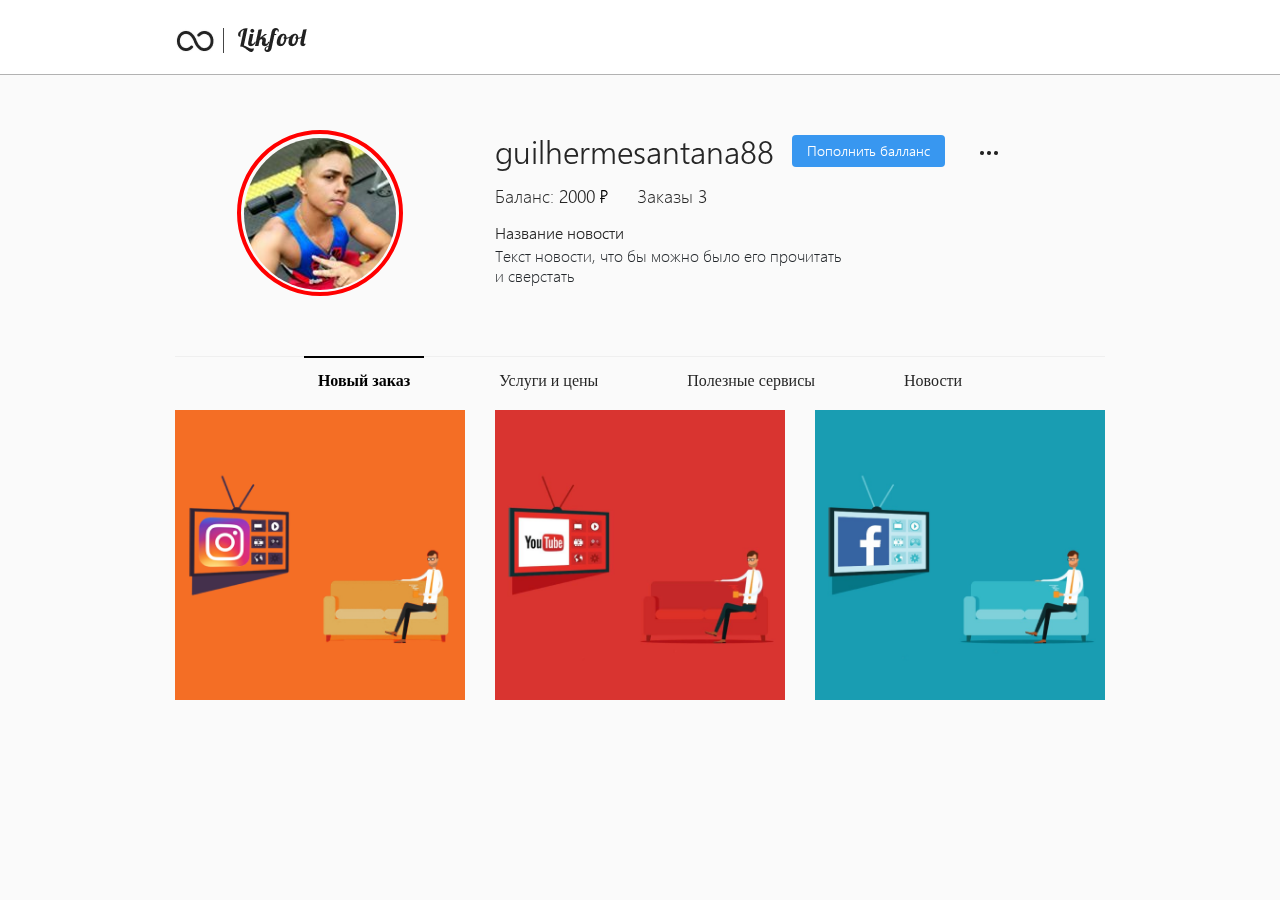
<file: index.html>
<!doctype html>
<html lang="ru">
<head>
    <!-- Required meta tags -->
    <meta charset="utf-8">
    <meta name="viewport" content="width=device-width, initial-scale=1, shrink-to-fit=no">

    <!-- Bootstrap CSS -->
    <link rel="stylesheet" href="css/bootstrap.css">
    <!-- -->

    <!-- Reset CSS -->
    <link rel="stylesheet" href="css/reset.css">
    <!-- -->

    <!--jQuery Form Styler-->
    <link rel="stylesheet" href="css/jquery.formstyler.css">
    <link rel="stylesheet" href="css/jquery.formstyler.theme.css">
    <!---->

    <!-- Fonts -->
    <link rel="stylesheet" href="fonts/SegoeUI.css">
    <!--  -->
    <link rel="stylesheet" href="css/style.css">
    <link rel="stylesheet" href="css/media.css">


    <link href="https://unpkg.com/aos@2.3.1/dist/aos.css" rel="stylesheet">

    <title>Likfooll</title>
</head>
<body>
    <header class="container-fluid">
        <div class="container">
            <div class="row">
                <div class="col-6 col-md-12">
                    <img data-aos="fade-in" src="img/Logo.png" alt="">
                </div>
            </div>
        </div>
    </header>

    <!-- Mobile version: 320px - 767px -->
    <!--Хедер для телефонной версии-->
    <div class="container-fluid mobile-header">
        <div class="container">
            <div class="row">
                <div class="col-10">
                    <p class="user-name">guilhermesantana88</p>
                </div>
                <div class="col-2 for-button">
                    <button class="setting" type="button" data-toggle="modal" data-target="#modal-setting"><img src="img/setting.png" alt=""></button>
                </div>
            </div>
        </div>
    </div>
    <!--End of mobile header-->
    <section class="container functionals-content" data-aos="fade-in" data-aos-duration="1000">
        <div class="row">
            <div class="col-md-4 col-5">
                <div class="avatar">
                    <img src="img/avatar.png" alt="">
                </div>
            </div>
            <div class="col-md-8 col-7">
                <div class="user-short-setting">
                    <p class="user-login align-middle">guilhermesantana88</p>
                    <a href="Balance.html" class="add-balance align-middle">Пополнить балланс</a>
                    <button class="setting" type="button" data-toggle="modal" data-target="#modal-setting"><img src="img/setting.png" alt=""></button>
                </div>

                <div class="short-info"> <!--Для дэсктопа-->
                    <p class="short-balance">Баланс: <span>2000 <img src="img/Ruble.svg" alt=""></span></p>

                    <a href="History-of-order.html" class="short-orders">Заказы <span>3</span></a>

                    <a href="Balance.html" class="make-balance">Пополнить балланс</a>
                </div>

                <!-- ДЛЯ МОБИЛЬНОЙ ВЕРСИИ -->
                <div class="row mobile-short-info">
                    <div class="col-6 text-center">
                         <p class="short-balance">Баланс: <span>2000 <img src="img/Ruble.svg" alt=""></span></p>
                    </div>
                    <div class="col-6 text-center">
                         <a href="History-of-order.html" class="short-orders">Заказы <span>3</span></a>
                    </div>
                    <div class="col-12">
                        <a href="Balance.html" class="make-balance">Пополнить балланс</a>
                    </div>
                </div>

                <!-- -->

                <!--Превью новости для дэсктопной версии-->
                <div class="short-news">
                    <p class="name-short-news">Название новости</p>
                    <p class="text-short-news">Текст новости, что бы можно было его прочитать и сверстать</p>
                </div>
                <!---->
            </div>

            <!--А это превью новости для мобильной версии-->
            <div class="col-12 mobile-short-news">
                <p class="mobile-news-prev-title">Превью новости</p>
                <p class="mobile-news-prev-text">Текст новости, что бы можно было его прочитать и сверстать</p>
            </div>
            <!---->
        </div>
    </section>

    <div class="container-fluid now-category">
        <div class="container">
            <div class="col-12">
                <p class="now-category-first-p">Новый заказ</p>
                <p class="now-category-second-p">Выберите социальную сеть для накрутки</p>
            </div>
        </div>
    </div>

    


    <section class="container main-content">
        <div class="row">
            <div class="col-12" data-aos="fade-in" data-aos-duration="600">
                <ul class="list-of-info">
                    <li class="active make-new-order">
                        Новый заказ
                    </li>
                    <li class="price">
                        Услуги и цены
                    </li>
                    <li class="good-services">
                        Полезные сервисы
                    </li>
                    <li class="news">
                        Новости
                    </li>
                </ul>
            </div>
            
            <div class="for-make-new-order col-12 content-of-main-menu">
                <div class="row">
                    <div class="col-md-4 col-12 new-order new-order-instagram">
                        <img data-aos="fade-in" data-aos-duration="1200" src="img/Instagram.png" alt="" class="img-fluid" data-toggle="modal" data-target="#modal-inst-first">
                    </div>

                    <div class="col-md-4 col-12 new-order new-order-youtube">
                        <img data-aos="fade-in" data-aos-duration="1200" src="img/YouTube.png" alt="" class="img-fluid">
                    </div>

                    <div class="col-md-4 col-12 new-order new-order-facebook">
                        <img data-aos="fade-in" data-aos-duration="1200" src="img/Faceboook.png" alt="" class="img-fluid">
                    </div>
                </div>
            </div>
            <div class="for-price col-12 content-of-main-menu" style="display: none">
                <div class="row">
                    <div class="col-12">
                        <table class="table table-bordered" data-aos="fade-in" data-aos-duration="1200">
                            <thead>
                                <tr>
                                    <th scope="col" class="text-center">id</th>
                                    <th scope="col">Название</th>
                                    <th scope="col" class="text-center">Мин</th>
                                    <th scope="col" class="text-center">Макс</th>
                                </tr>
                            </thead>
                            <tbody>
                                <tr>
                                    <th scope="row">71</th>
                                    <td>Подписчики эконом 23 руб</td>
                                    <td>500</td>
                                    <td>20000</td>
                                </tr>
                                <tr>
                                    <th scope="row">74</th>
                                    <td>Подписчики Стандарт 130 руб.</td>
                                    <td>500</td>
                                    <td>500000</td>
                                </tr>
                                <tr>
                                    <th scope="row">18</th>
                                    <td>Лайки Бюджетные 2.9 руб</td>
                                    <td>100</td>
                                    <td>7000</td>
                                </tr>
                                <tr>
                                    <th scope="row">19</th>
                                    <td>Лайки RU лайки 6 руб</td>
                                    <td>100</td>
                                    <td>50000</td>
                                </tr>
                                <tr>
                                    <th scope="row">21</th>
                                    <td>Лайки С охватом 15 руб/1000 шт</td>
                                    <td>50</td>
                                    <td>50000</td>
                                </tr>
                                <tr>
                                    <th scope="row">62</th>
                                    <td>Лайки Мгновенный старт 8 руб</td>
                                    <td>100</td>
                                    <td>30000</td>
                                </tr>
                                <tr>
                                    <th scope="row">122</th>
                                    <td>Лайки Мужские 12 руб</td>
                                    <td>100</td>
                                    <td>5000</td>
                                </tr>
                            </tbody>
                        </table>
                    </div>
                </div>
            </div>
            <div class="for-good-services col-12 content-of-main-menu" style="display: none">
                <div class="row">
                    <div class="col-md-4 col-12 new-order new-order-instagram good-services">
                        <div data-aos="fade-in" data-aos-duration="1200">
                            <p class="banner-promo">Баннер для BESTCHANG</p>
                        </div>
                    </div>

                    <div class="col-md-4 col-12 new-order new-order-youtube good-services">
                        <div data-aos="fade-in" data-aos-duration="1200">
                            <p class="banner-promo">Баннер для SOCIALKIT</p>
                        </div>
                    </div>

                    <div class="col-md-4 col-12 new-order new-order-facebook good-services">
                        <div data-aos="fade-in" data-aos-duration="1200">
                            <p class="banner-promo">Баннер для PROXY-STORE</p>
                        </div>
                    </div>
                </div>
            </div>
            <div class="for-news col-12 content-of-main-menu" style="display: none">
                <div class="row">
                    <div class="col-md-4 col-12 new-order new-order-instagram good-services">
                        <div data-aos="fade-in" data-aos-duration="1200">
                            <p class="news-title">Название новости</p>
                            <p class="news-text">Добавлены просмотры: за 50 коп и с охватом за 2 руб (1000 шт)</p>
                        </div>
                    </div>

                    <div class="col-md-4 col-12 new-order new-order-youtube good-services">
                        <div data-aos="fade-in" data-aos-duration="1200">
                            <p class="news-title">Название новости</p>
                            <p class="news-text">Добавлены просмотры: за 50 коп и с охватом за 2 руб (1000 шт)</p>
                        </div>
                    </div>

                    <div class="col-md-4 col-12 new-order new-order-facebook good-services">
                        <div data-aos="fade-in" data-aos-duration="1200">
                            <p class="news-title">Название новости</p>
                            <p class="news-text">Добавлены просмотры: за 50 коп и с охватом за 2 руб (1000 шт)</p>
                        </div>
                    </div>
                </div>
            </div>
        </div>
    </section>









<!-- Modal для пополнения баланса -->
<div class="modal fade" id="modal-balance" tabindex="-1" role="dialog" aria-labelledby="exampleModalCenterTitle" aria-hidden="true">
  <div class="modal-dialog modal-dialog-centered" role="document">
    <div class="modal-content">
      <div class="modal-body">
        <ul>
            <li><a href="Пополнить-баланс.html">Пополнить баланс</a></li>
            <li><a href="История-пополнений.html">История пополнений</a></li>
        </ul> 
    </div>
</div>
</div>
</div>

<!-- Modal для настроик -->
<div class="modal fade" id="modal-setting" tabindex="-1" role="dialog" aria-labelledby="exampleModalCenterTitle" aria-hidden="true">
  <div class="modal-dialog modal-dialog-centered" role="document">
    <div class="modal-content">
      <div class="modal-body">
        <ul>
            <li><a href="Settings-profile.html">Редактировать профиль</a></li>
            <li><a href="#">Документация API</a></li>
        </ul> 
    </div>
</div>
</div>
</div>


<!--Modal для intagrama-->
<div class="modal fade" id="modal-inst-first" tabindex="-1" role="dialog" aria-labelledby="exampleModalCenterTitle" aria-hidden="true">
    <div class="modal-dialog modal-dialog-centered" role="document">
        <div class="modal-content">
            <div class="modal-body">
                <div class="container-fluid">
                    <div class="row">
                        <div class="col-7 for-select"> <!--Обязательный класс "for-select", каждому селекту обязательно дать класс turnintodropdown-->
                            <form action="">
                                <div class="first-select">
                                    <label for="services-inst" class="label">Выберите услугу</label>
                                    <select name="" id="services-inst" class="turnintodropdown">
                                        <option disabled selected>Выберите услугу</option>
                                        <option value="">Подписчики</option>
                                        <option value="">Лайки</option>
                                        <option value="">Просмотры</option>
                                        <option value="">Комментарии</option>
                                        <option value="">Instagram TV</option>
                                        <option value="">Статистика</option>
                                        <option value="">Подписчики (в минуту)</option>
                                        <option value="">Лайки (в минуту)</option>
                                        <option value="">Авто - услуги</option>
                                    </select>
                                </div>
                            </form>
                        </div>
                        <div class="col-5">
                            <p>Описание выбранной услуги:</p>
                            
                        </div>
                    </div>
                </div>
            </div>
        </div>
    </div>
</div>


<!--Делаем нижний футер для мобильной версии-->
    <div class="container-fluid mobile-footer">
        <div class="container">
            <div class="row">
                <div class="col-12">
                    <ul class="mobile-bottom-menu">
                        <li class="for-mobile-news"><img src="img/mobile-news.png" alt=""></li>
                        <li class="active for-mobile-order"><img src="img/mobile-new-order.png" alt=""></li>
                        <li class="for-mobile-services"><img src="img/mobile-good-services.png" alt=""></li>
                        <li class="for-mobile-price"><img src="img/mobile-price.png" alt=""><li>
                    </ul>
                </div>
            </div>
        </div>
    </div>
    <!---->

<script
src="https://code.jquery.com/jquery-3.3.1.min.js"
integrity="sha256-FgpCb/KJQlLNfOu91ta32o/NMZxltwRo8QtmkMRdAu8="
crossorigin="anonymous"></script>
<script src="js/bootstrap.min.js"></script>
<script src="https://unpkg.com/aos@2.3.1/dist/aos.js"></script>
<script src="js/jquery.formstyler.min.js"></script>
<script>
    AOS.init();
    $('select').styler();

    $('.list-of-info li').click(function(){
        if (!$(this).hasClass('active')) {
            $(this).siblings('.active').removeClass('active');
            $(this).addClass('active');
            $(this).parent().parent().parent().find('.content-of-main-menu').slideUp();
        }
    });

    $('.make-new-order').click(function(){
        $('.for-make-new-order').slideDown();  
    });
    $('.price').click(function(){
        $('.for-price').slideDown();      
    });
    $('.good-services').click(function(){
        $('.for-good-services').slideDown();      
    });
    $('.news').click(function(){
        $('.for-news').slideDown();       
    });


    $('.mobile-bottom-menu li').click(function(){
        document.body.scrollTop = document.documentElement.scrollTop = 0;
        if (!$(this).hasClass('active')) {
            $(this).siblings('.active').removeClass('active');
            $(this).addClass('active');

        }
    });

    
    $('.for-mobile-news').click(function(){
        $(this).parent().parent().parent().parent().parent().parent().parent().find('.content-of-main-menu').slideUp();
        $(this).parent().parent().parent().parent().parent().parent().parent().find('.now-category .now-category-first-p').text("Новости");
        $(this).parent().parent().parent().parent().parent().parent().parent().find('.now-category .now-category-second-p').text("Последние новости сервиса");
        $('.for-news').slideDown();   
    });
    $('.for-mobile-order').click(function(){
        $(this).parent().parent().parent().parent().parent().parent().parent().find('.content-of-main-menu').slideUp();
        $(this).parent().parent().parent().parent().parent().parent().parent().find('.now-category .now-category-first-p').text("Новый заказ");
        $(this).parent().parent().parent().parent().parent().parent().parent().find('.now-category .now-category-second-p').text("Выберите социальную сеть для накрутки");
        $('.for-make-new-order').slideDown();  
    });
    $('.for-mobile-services').click(function(){
        $(this).parent().parent().parent().parent().parent().parent().parent().find('.content-of-main-menu').slideUp();
        $(this).parent().parent().parent().parent().parent().parent().parent().find('.now-category .now-category-first-p').text("Полезные сервисы");
        $(this).parent().parent().parent().parent().parent().parent().parent().find('.now-category .now-category-second-p').text("Сервисы которые могут пригодиться");
        $('.for-good-services').slideDown();
    });
    $('.for-mobile-price').click(function(){
        $(this).parent().parent().parent().parent().parent().parent().parent().find('.content-of-main-menu').slideUp();
        $(this).parent().parent().parent().parent().parent().parent().parent().find('.now-category .now-category-first-p').text("Услуги и цены");
        $(this).parent().parent().parent().parent().parent().parent().parent().find('.now-category .now-category-second-p').text("В таблице указаны все услуги и цены");
       $('.for-price').slideDown();   
    });
</script>
</body>
</html>
</file>
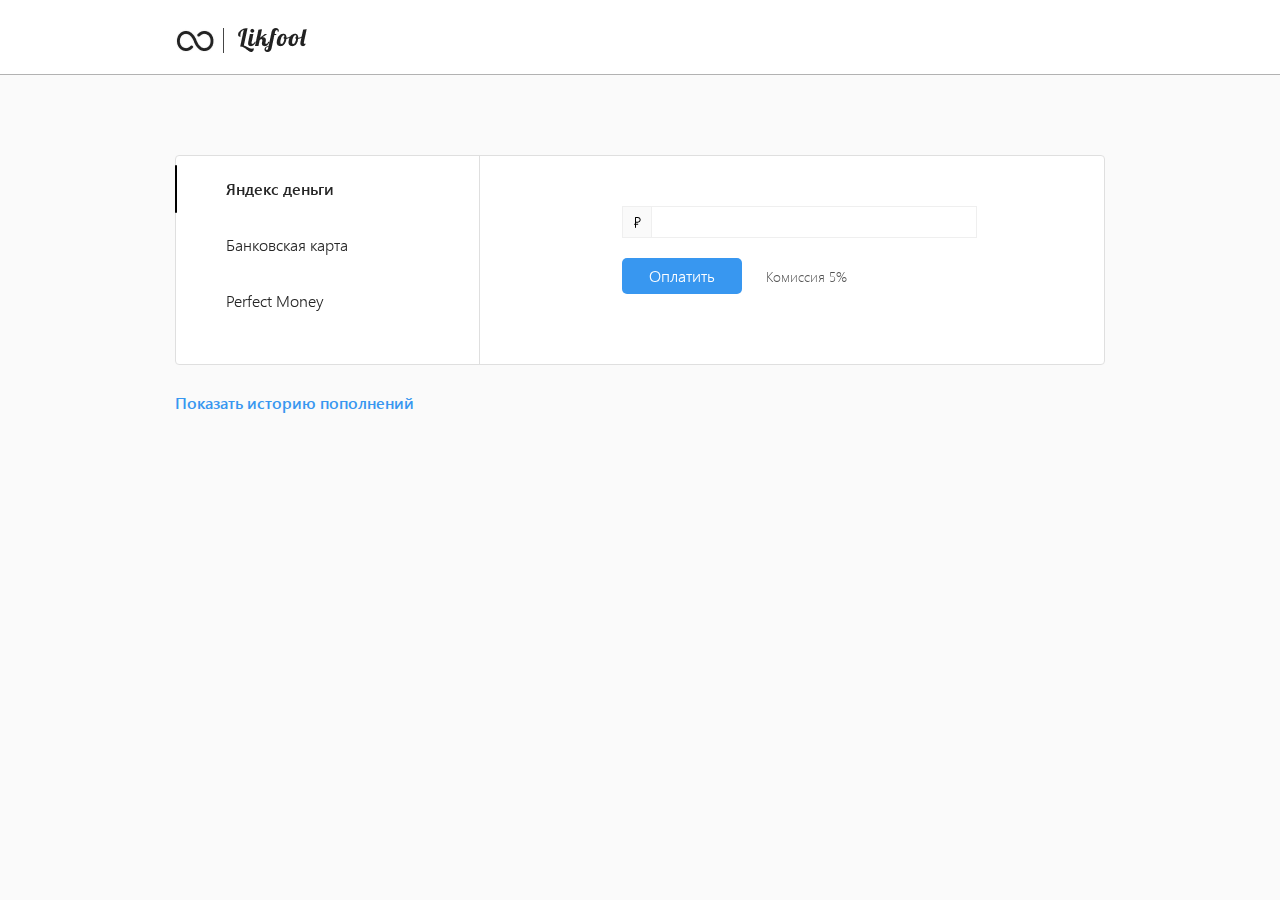
<file: Balance.html>
<!doctype html>
<html lang="ru">
<head>
    <!-- Required meta tags -->
    <meta charset="utf-8">
    <meta name="viewport" content="width=device-width, initial-scale=1, shrink-to-fit=no">

    <!-- Bootstrap CSS -->
    <link rel="stylesheet" href="css/bootstrap.css">
    <!-- -->

    <!-- Reset CSS -->
    <link rel="stylesheet" href="css/reset.css">
    <!-- -->

    <!-- Fonts -->
    <link rel="stylesheet" href="fonts/SegoeUI.css">
    <!--  -->
    <link rel="stylesheet" href="css/style.css">
    <link rel="stylesheet" href="css/media.css">

    <link href="https://unpkg.com/aos@2.3.1/dist/aos.css" rel="stylesheet">

    <title>Likfool</title>
</head>

<body>
    <header class="container-fluid">
        <div class="container">
            <div class="row">
                <div class="col-6 col-md-12">
                    <a href="index.html"><img src="img/Logo.png" alt=""></a>
                </div>
            </div>
        </div>
    </header>

    <!-- Mobile version: 320px - 767px -->
    <!--Хедер для телефонной версии-->
    <div class="container-fluid mobile-header">
        <div class="container">
            <div class="row">
                <div class="col-10">
                    <p class="user-name">guilhermesantana88</p>
                </div>
                <div class="col-2 for-button">
                    <button class="setting" type="button" data-toggle="modal" data-target="#modal-setting"><img src="img/setting.png" alt=""></button>
                </div>
            </div>
        </div>
    </div>
    <!--End of mobile header-->

    <section class="container">
        <div class="row">
            <div class="col-12">
                <div class="settings-profile hidden-for-mobile" data-aos='zoom-in'>
                    <div class="row">

                        <div class="col-4 setting-menu">
                            <p class="active yandex-money-trigger-js">Яндекс деньги</p>
                            <p class="bank-cart-trigger-js">Банковская карта</p>
                            <p class="perfect-money-trigger-js">Perfect Money</p>
                        </div>


                        <div class="col-8 add-balance">
                            <div class="row yandex-money">
                                <div>
                                    <div class="for-input">
                                        <input type="text" placeholder="">
                                    </div>
                                    <input type="submit" value="Оплатить">
                                    <span>Комиссия 5%</span>
                                </div>
                            </div>

                            <div class="row bank-cart" style="display: none;">
                                <div>
                                    <div class="for-input">
                                        <input type="text" placeholder="">
                                    </div>
                                    <input type="submit" value="Опталить">
                                    <span>Комиссия 2%</span>
                                </div>
                            </div>

                            <div class="row perfect-money" style="display: none;">
                                <div>
                                    <div class="for-input">
                                        <input type="text" placeholder="">
                                    </div>
                                    <input type="submit" value="Опталить">
                                    <span class="align-middle">За каждый $ - зачисляется 66.29 рубля. Курс, на 23/10/2018.</span>
                                </div>
                            </div>
                        </div>
                    </div>
                </div>
            </div>
        </div>
    </section>

    <div class="container hidden-for-desctop kind-of-money">
        <div class="row">
            <div class="col-5">
                <img src="img/yandex-money-mobile.png" alt="">
            </div>
            <div class="col-7">
                <div class="for-input for-yandex">
                    <input type="text">
                    <input type="submit" value="Оплатить">
                </div>
            </div>
        </div>

        <div class="row">
            <div class="col-5">
                <img src="img/perfect-money-mobile.png" alt="">
            </div>
            <div class="col-7">
                <div class="for-input for-perfect">
                    <input type="text">
                    <input type="submit" value="Оплатить">
                </div>
            </div>
        </div>

        <div class="row">
            <div class="col-5">
                <img src="img/bank-money-mobile.png" alt="">
            </div>
            <div class="col-7">
                <div class="for-input for-cart">
                    <input type="text">
                    <input type="submit" value="Оплатить">
                </div>
            </div>
        </div>
    </div>

    <section class="container">
        <div class="row">
            <div class="col-12 col-md-8 col-lg-6">
                <p class="trigger-for-history-of-balance">Показать историю пополнений</p>
                <div class="history-of-balance" data-aos='zoom-in'>
                    <p><span>october 9, 2018</span> Пополнение на 15 000 <img src="img/Ruble.svg" alt=""></p>
                    <p><span>october 9, 2018</span> Пополнение на 15 000 <img src="img/Ruble.svg" alt=""></p>
                </div>
            </div>
        </div>
    </section>


    <!--Делаем нижний футер для мобильной версии-->
    <div class="container-fluid mobile-footer">
        <div class="container">
            <div class="row">
                <div class="col-12">
                    <ul class="mobile-bottom-menu">
                        <li class="for-mobile-news"><img src="img/mobile-news.png" alt=""></li>
                        <li class="active for-mobile-order"><img src="img/mobile-new-order.png" alt=""></li>
                        <li class="for-mobile-services"><img src="img/mobile-good-services.png" alt=""></li>
                        <li class="for-mobile-price"><img src="img/mobile-price.png" alt=""><li>
                    </ul>
                </div>
            </div>
        </div>
    </div>
    <!---->





    <script
    src="https://code.jquery.com/jquery-3.3.1.min.js"
    integrity="sha256-FgpCb/KJQlLNfOu91ta32o/NMZxltwRo8QtmkMRdAu8="
    crossorigin="anonymous"></script>
    <script src="https://unpkg.com/aos@2.3.1/dist/aos.js"></script>
    <script>
        AOS.init();

        $('.trigger-for-history-of-balance').click(function(){
            if (!$(this).data('status')) {
                $(this).html('Скрыть историю пополнений');
                $(this).data('status', true);
                $('.history-of-balance').slideDown();
            }
            else {
                $(this).html('Показать историю пополнений');
                $(this).data('status', false);
                $('.history-of-balance').slideUp();
            }
        });

        $('.yandex-money-trigger-js').click(function(){
            $(this).siblings('.active').removeClass('active');
            $(this).addClass("active");
            $('.bank-cart').slideUp();
            $('.perfect-money').slideUp();
            $('.yandex-money').slideDown();
        });

        $('.bank-cart-trigger-js').click(function(){
            $(this).siblings('.active').removeClass('active');
            $(this).addClass("active");
            $('.yandex-money').slideUp();
            $('.perfect-money').slideUp();
            $('.bank-cart').slideDown();
        });

        $('.perfect-money-trigger-js').click(function(){
            $(this).siblings('.active').removeClass('active');
            $(this).addClass("active");
            $('.yandex-money').slideUp();
            $('.bank-cart').slideUp();
            $('.perfect-money').slideDown();
        });
    </script>
</body>
</html>
</file>
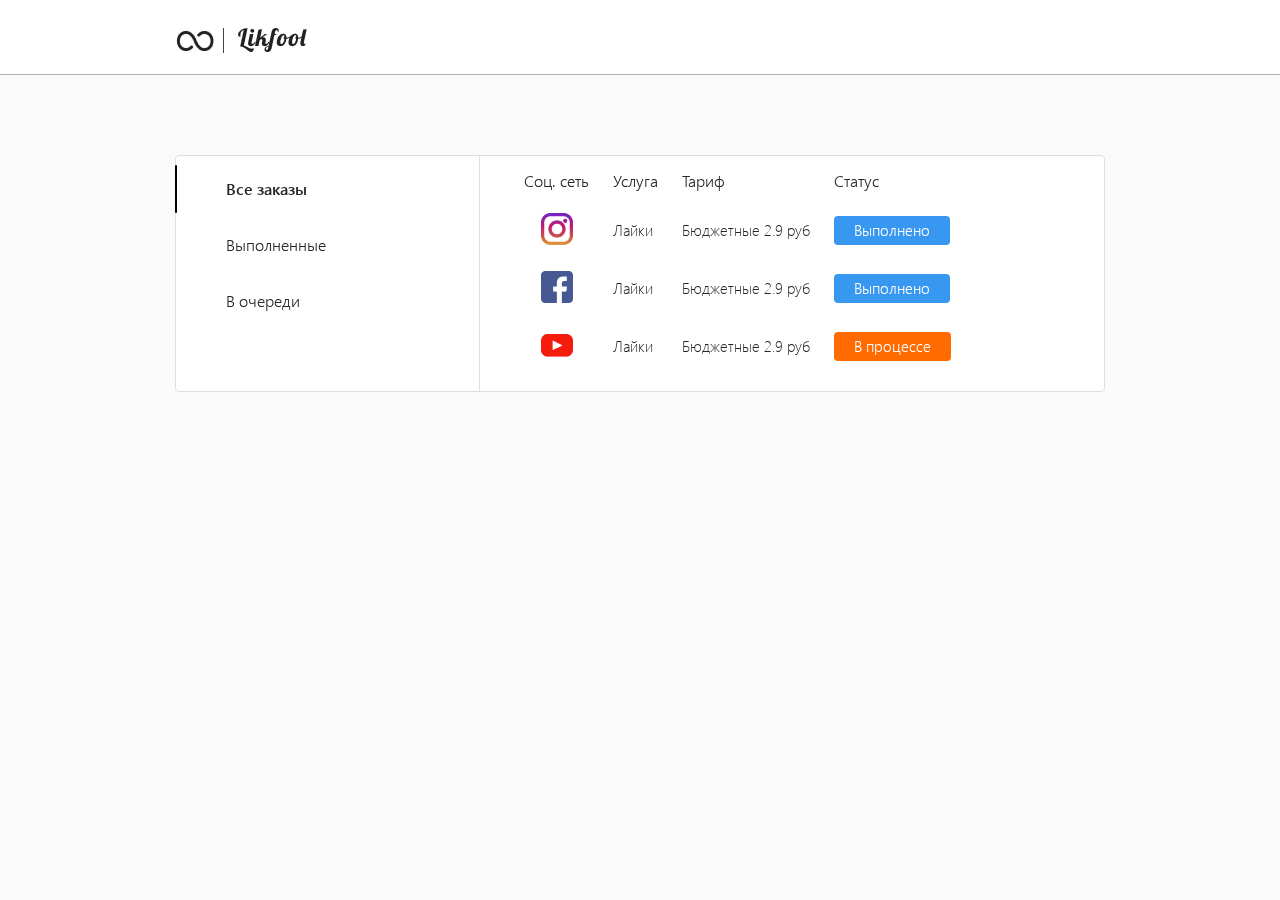
<file: History-of-order.html>
<!doctype html>
<html lang="ru">
<head>
    <!-- Required meta tags -->
    <meta charset="utf-8">
    <meta name="viewport" content="width=device-width, initial-scale=1, shrink-to-fit=no">

    <!-- Bootstrap CSS -->
    <link rel="stylesheet" href="css/bootstrap.css">
    <!-- -->

    <!-- Reset CSS -->
    <link rel="stylesheet" href="css/reset.css">
    <!-- -->

    <!-- Fonts -->
    <link rel="stylesheet" href="fonts/SegoeUI.css">
    <!--  -->
    <link rel="stylesheet" href="css/style.css">
    <link rel="stylesheet" href="css/media.css">

    <link href="https://unpkg.com/aos@2.3.1/dist/aos.css" rel="stylesheet">

    <title>Likfool</title>
</head>

<body>
    <header class="container-fluid">
        <div class="container">
            <div class="row">
                <div class="col-6 col-md-12">
                    <a href="index.html"><img src="img/Logo.png" alt=""></a>
                </div>
            </div>
        </div>
    </header>

    <section class="container">
        <div class="row">
            <div class="col-12">
                <div class="settings-profile" data-aos='zoom-in'>
                    <div class="row">

                        <div class="col-4 setting-menu">
                            <p class="active all-orders-trigger-js">Все заказы</p>
                            <p class="finished-orders-trigger-js">Выполненные</p>
                            <p class="active-orders-trigger-js">В очереди</p>
                        </div>


                        <div class="col-8 for-orders">
                            <div class="row all-orders">
                                <div>
                                    <table class="table table-borderless">
                                        <thead>
                                            <tr>
                                                <th scope="col" class="table-title">Соц. сеть</th>
                                                <th scope="col" class="table-title">Услуга</th>
                                                <th scope="col" class="table-title">Тариф</th>
                                                <th scope="col" class="table-title">Статус</th>
                                            </tr>
                                        </thead>
                                        <tbody>
                                            <tr>
                                                <th scope="row" class="text-center"><img src="img/Instagram-icon.png" alt=""></th>
                                                <td>Лайки</td>
                                                <td>Бюджетные 2.9 руб</td>
                                                <td><button class="finished">Выполнено</button></td>
                                            </tr>
                                            <tr>
                                              <th scope="row" class="text-center"><img src="img/facebook-icon.png" alt=""></th>
                                              <td>Лайки</td>
                                              <td>Бюджетные 2.9 руб</td>
                                              <td><button class="finished">Выполнено</button></td>
                                          </tr>
                                          <tr>
                                              <th scope="row" class="text-center"><img src="img/youtube-icon.png" alt=""></th>
                                              <td>Лайки</td>
                                              <td>Бюджетные 2.9 руб</td>
                                              <td><button class="in-process">В процессе</button></td>
                                          </tr>
                                      </tbody>
                                    </table>
                              </div>
                          </div>

                          <div class="row finished-orders" style="display: none;">
                            <div>
                                <table class="table table-borderless">
                                        <thead>
                                            <tr>
                                                <th scope="col" class="table-title">Соц. сеть</th>
                                                <th scope="col" class="table-title">Услуга</th>
                                                <th scope="col" class="table-title">Тариф</th>
                                                <th scope="col" class="table-title">Статус</th>
                                            </tr>
                                        </thead>
                                        <tbody>
                                            <tr>
                                                <th scope="row" class="text-center"><img src="img/Instagram-icon.png" alt=""></th>
                                                <td>Лайки</td>
                                                <td>Бюджетные 2.9 руб</td>
                                                <td><button class="finished">Выполнено</button></td>
                                            </tr>
                                            <tr>
                                              <th scope="row" class="text-center"><img src="img/facebook-icon.png" alt=""></th>
                                              <td>Лайки</td>
                                              <td>Бюджетные 2.9 руб</td>
                                              <td><button class="finished">Выполнено</button></td>
                                          </tr>
                                      </tbody>
                                </table>
                            </div>
                        </div>

                        <div class="row active-orders" style="display: none;">
                            <div>
                                <table class="table table-borderless">
                                        <thead>
                                            <tr>
                                                <th scope="col" class="table-title">Соц. сеть</th>
                                                <th scope="col" class="table-title">Услуга</th>
                                                <th scope="col" class="table-title">Тариф</th>
                                                <th scope="col" class="table-title">Статус</th>
                                            </tr>
                                        </thead>
                                        <tbody>
                                          <tr>
                                              <th scope="row" class="text-center"><img src="img/youtube-icon.png" alt=""></th>
                                              <td>Лайки</td>
                                              <td>Бюджетные 2.9 руб</td>
                                              <td><button class="in-process">В процессе</button></td>
                                          </tr>
                                      </tbody>
                                    </table>
                            </div>
                        </div>
                    </div>
                </div>
            </div>
        </div>
    </div>
</section>
<script
src="https://code.jquery.com/jquery-3.3.1.min.js"
integrity="sha256-FgpCb/KJQlLNfOu91ta32o/NMZxltwRo8QtmkMRdAu8="
crossorigin="anonymous"></script>
<script src="https://unpkg.com/aos@2.3.1/dist/aos.js"></script>
<script>
  AOS.init();
  $('.all-orders-trigger-js').click(function(){
    $(this).siblings('.active').removeClass('active');
    $(this).addClass("active");
    $('.finished-orders').slideUp();
    $('.active-orders').slideUp();
    $('.all-orders').slideDown();
});

  $('.finished-orders-trigger-js').click(function(){
    $(this).siblings('.active').removeClass('active');
    $(this).addClass("active");
    $('.all-orders').slideUp();
    $('.active-orders').slideUp();
    $('.finished-orders').slideDown();
});

  $('.active-orders-trigger-js').click(function(){
    $(this).siblings('.active').removeClass('active');
    $(this).addClass("active");
    $('.all-orders').slideUp();
    $('.finished-orders').slideUp();
    $('.active-orders').slideDown();
});
</script>
</body>
</html>
</file>
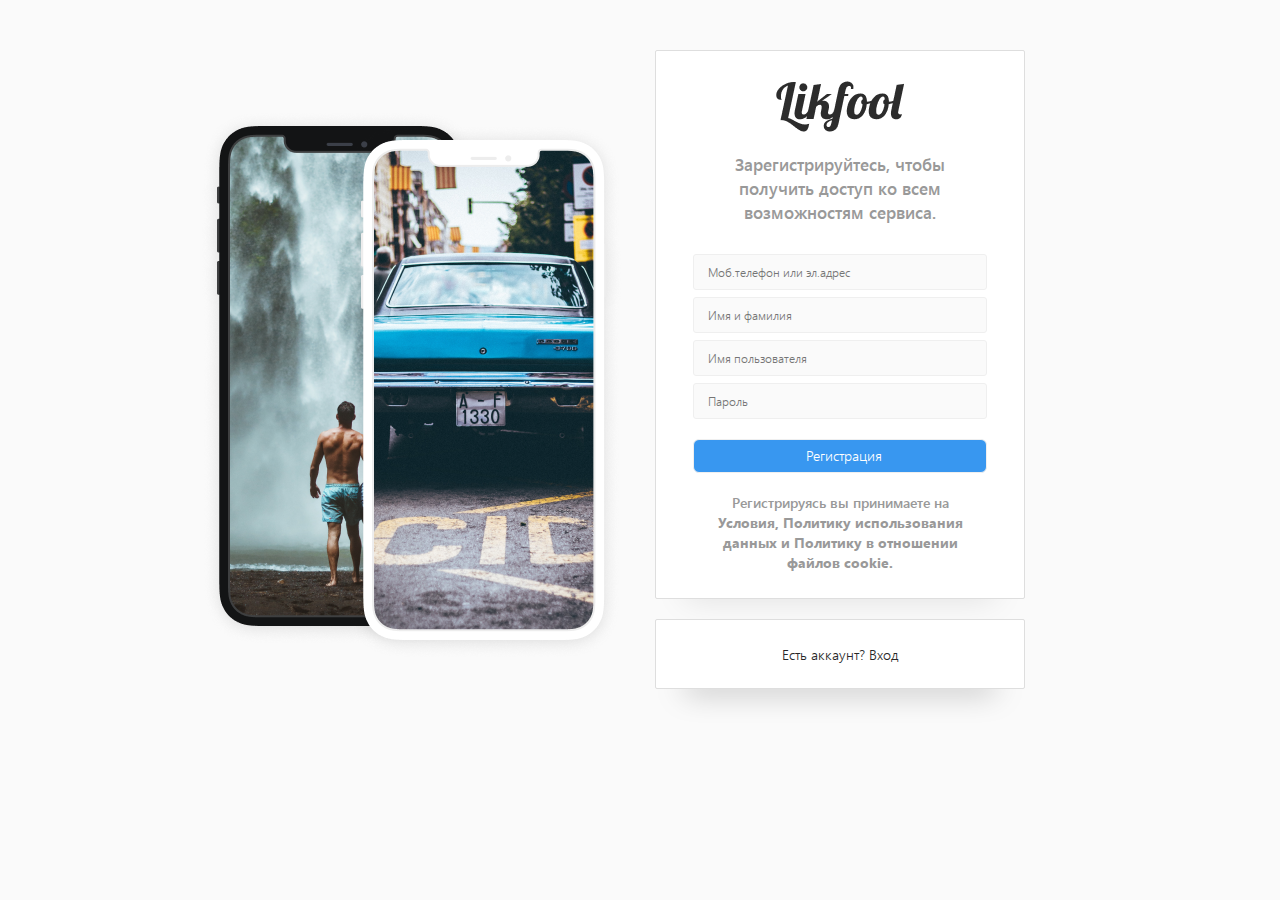
<file: Register-Enter.html>
<!doctype html>
<html lang="ru">
<head>
    <!-- Required meta tags -->
    <meta charset="utf-8">
    <meta name="viewport" content="width=device-width, initial-scale=1, shrink-to-fit=no">

    <!-- Bootstrap CSS -->
    <link rel="stylesheet" href="css/bootstrap.css">
    <!-- -->

    <!-- Reset CSS -->
    <link rel="stylesheet" href="css/reset.css">
    <!-- -->

    <!-- Fonts -->
    <link rel="stylesheet" href="fonts/SegoeUI.css">
    <!--  -->
    <link rel="stylesheet" href="css/style.css">
    <link rel="stylesheet" href="css/media.css">

    <title>Likfool</title>
</head>
<body>
    <div class="container container-for-register">
        <div class="row">
            <div class="col-6 register-phones text-right">
                <img src="img/phones.png" alt="" class="img-fluid">
            </div>
            <div class="col-5">
                <div class="register">
                    <img src="img/Logo-for-register.png" alt="">
                    <p>Зарегистрируйтесь, чтобы получить доступ ко всем возможностям сервиса.</p>

                    <input type="text" placeholder="Моб.телефон или эл.адрес">
                    <input type="text" placeholder="Имя и фамилия">
                    <input type="text" placeholder="Имя пользователя">
                    <input type="password" placeholder="Пароль">
                    <input type="submit" value="Регистрация">
                    <p class="oferta">Регистрируясь вы принимаете на <a href="#">Условия, Политику использования данных и Политику в отношении файлов cookie.</a></p>
                </div>

                <div class="enter">
                    <p>Есть аккаунт? <span>Вход</span></p>
                </div>
            </div>
        </div>
    </div>

    <div class="container container-for-enter">
        <div class="row">
            <div class="col-5 mx-auto">
                <div class="solo-enter register">
                    <img src="img/Logo-for-register.png" alt="">
                    <input type="text" placeholder="Номер телефона, имя пользователя ил электрон...">
                    <input type="password" placeholder="Пароль">
                    <input type="submit" value="Войти">
                </div>

                <div class="enter">
                    <p>Еще нет аккаунта? <span>Зарегистрируйтесь</span></p>
                </div>
            </div>

        </div>
    </div>

    <script
src="https://code.jquery.com/jquery-3.3.1.min.js"
integrity="sha256-FgpCb/KJQlLNfOu91ta32o/NMZxltwRo8QtmkMRdAu8="
crossorigin="anonymous"></script>

    <script>
        $('.container-for-enter').hide();
        $('.container-for-register .enter').click(function(){
            $('.container-for-register').slideUp();
            $('.container-for-enter').slideDown();
        });
        $('.container-for-enter .enter').click(function(){
            $('.container-for-enter').slideUp();
            $('.container-for-register').slideDown();
        });
    </script>
</body>
</html>
</file>
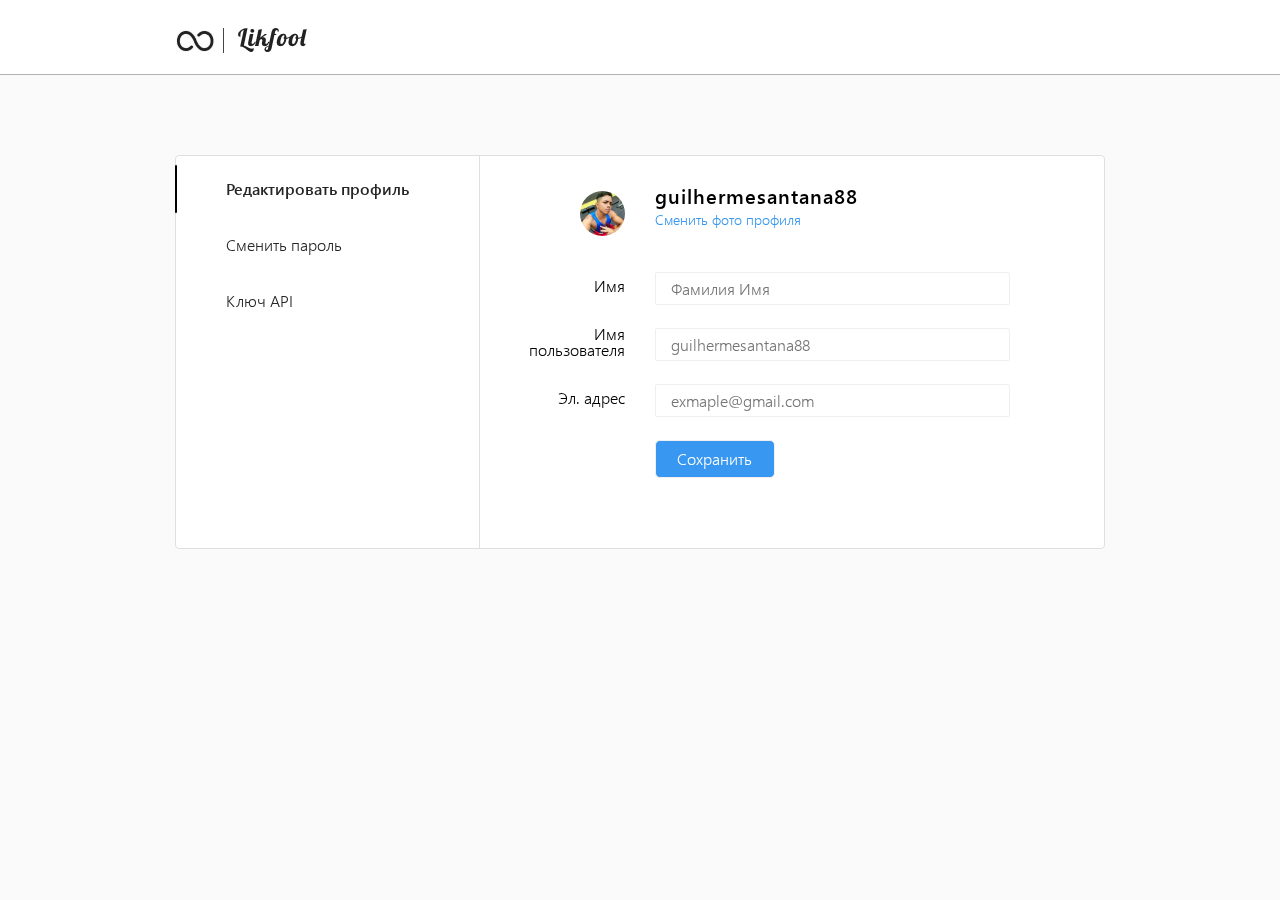
<file: Settings-profile.html>
<!doctype html>
<html lang="ru">
<head>
    <!-- Required meta tags -->
    <meta charset="utf-8">
    <meta name="viewport" content="width=device-width, initial-scale=1, shrink-to-fit=no">

    <!-- Bootstrap CSS -->
    <link rel="stylesheet" href="css/bootstrap.css">
    <!-- -->

    <!-- Reset CSS -->
    <link rel="stylesheet" href="css/reset.css">
    <!-- -->

    <!-- Fonts -->
    <link rel="stylesheet" href="fonts/SegoeUI.css">
    <!--  -->
    <link rel="stylesheet" href="css/style.css">
    <link rel="stylesheet" href="css/media.css">

    <link href="https://unpkg.com/aos@2.3.1/dist/aos.css" rel="stylesheet">

    <title>Likfool</title>
</head>

<body>
    <header class="container-fluid">
        <div class="container">
            <div class="row">
                <div class="col-6 col-md-12">
                    <a href="index.html"><img src="img/Logo.png" alt=""></a>
                </div>
            </div>
        </div>
    </header>

    <!-- Mobile version: 320px - 767px -->
    <!--Хедер для телефонной версии-->
    <div class="container-fluid mobile-header">
        <div class="container">
            <div class="row">
                <div class="col-12">
                    <a href="index.html" class="mobile-logo"><img src="img/mobile-logo.png" alt=""></a>

                </div>
            </div>
        </div>
    </div>
    <!--End of mobile header-->

    <section class="container">
        <div class="row">
            <div class="col-12">
                <div class="settings-profile" data-aos='zoom-in'>
                    <div class="row">

                        <div class="col-md-4 col-12 setting-menu">
                            <p class="active change-profile-trigger-js">Редактировать профиль</p>
                            <p class="change-password-trigger-js">Сменить пароль</p>
                            <p class="api-trigger-js">Ключ API</p>
                        </div>


                        <div class="col-md-8 col-12 edit-profile">
                            <div class="row edit-profile-js">
                                <div class="col-md-3 col-4 left-side-settings">
                                     <img src="img/avatar.png" alt="Аватар" class="settings-profile-avatar">
                                     <p>Имя</p>
                                     <p>Имя<br>пользователя</p>
                                     <p>Эл. адрес</p>
                                </div>
                                <div class="col-md-8 col-7 right-side-settings">
                                    <p class="user-name">guilhermesantana88</p>
                                    <span>Сменить фото профиля</span>

                                    <input type="text" placeholder="Фамилия Имя">
                                    <input type="text" placeholder="guilhermesantana88">
                                    <input type="text" placeholder="exmaple@gmail.com">

                                    <input type="submit" value="Сохранить">
                                </div>
                            </div>

                            <div class="row edit-password-js" style="display: none;">
                                <div class="col-md-3 col-4 left-side-settings">
                                    <img src="img/avatar.png" alt="Аватар" class="settings-profile-avatar">
                                    <p>Cтарый пароль</p>
                                    <p>Новый пароль</p>
                                    <p>Подтвердите<br>новый пароль</p>
                                </div>
                                <div class="col-md-8 col-7 right-side-settings">
                                    <p class="user-name">guilhermesantana88</p>

                                    <input type="text">
                                    <input type="text">
                                    <input type="text">

                                    <input type="submit" value="Сохранить">
                                </div>
                            </div>

                            <div class="row edit-api-js" style="display: none;">
                                <div class="col-md-3 col-4 left-side-settings">
                                    <img src="img/avatar.png" alt="Аватар" class="settings-profile-avatar">
                                    <p>Ваш ключ API</p>
                                </div>
                                <div class="col-md-8 col-7 right-side-settings">
                                    <p class="user-name">guilhermesantana88</p>
                                    <input type="text" disabled placeholder="d04ae721155ebb99f79073ae207a73c">
                                </div>
                            </div>
                        </div>
                    </div>
                </div>
            </div>
        </div>
    </section>

    <!--Делаем нижний футер для мобильной версии-->
    <div class="container-fluid mobile-footer">
        <div class="container">
            <div class="row">
                <div class="col-12">
                    <ul class="mobile-bottom-menu">
                        <li class="for-mobile-news"><img src="img/mobile-news.png" alt=""></li>
                        <li class="for-mobile-order"><img src="img/mobile-new-order.png" alt=""></li>
                        <li class="for-mobile-services"><img src="img/mobile-good-services.png" alt=""></li>
                        <li class="for-mobile-price"><img src="img/mobile-price.png" alt=""><li>
                    </ul>
                </div>
            </div>
        </div>
    </div>
    <!---->
     <script
  src="https://code.jquery.com/jquery-3.3.1.min.js"
  integrity="sha256-FgpCb/KJQlLNfOu91ta32o/NMZxltwRo8QtmkMRdAu8="
  crossorigin="anonymous"></script>
  <script src="https://unpkg.com/aos@2.3.1/dist/aos.js"></script>
  <script>
        AOS.init();
      $('.change-profile-trigger-js').click(function(){
        $(this).siblings('.active').removeClass('active');
        $(this).addClass("active");
        $('.edit-api-js').slideUp();
        $('.edit-password-js').slideUp();
        $('.edit-profile-js').slideDown();
      });

      $('.change-password-trigger-js').click(function(){
        $(this).siblings('.active').removeClass('active');
        $(this).addClass("active");
        $('.edit-api-js').slideUp();
        $('.edit-profile-js').slideUp();
        $('.edit-password-js').slideDown();
      });

      $('.api-trigger-js').click(function(){
        $(this).siblings('.active').removeClass('active');
        $(this).addClass("active");
        $('.edit-profile-js').slideUp();
        $('.edit-password-js').slideUp();
        $('.edit-api-js').slideDown();
      });
  </script>
</body>
</html>
</file>
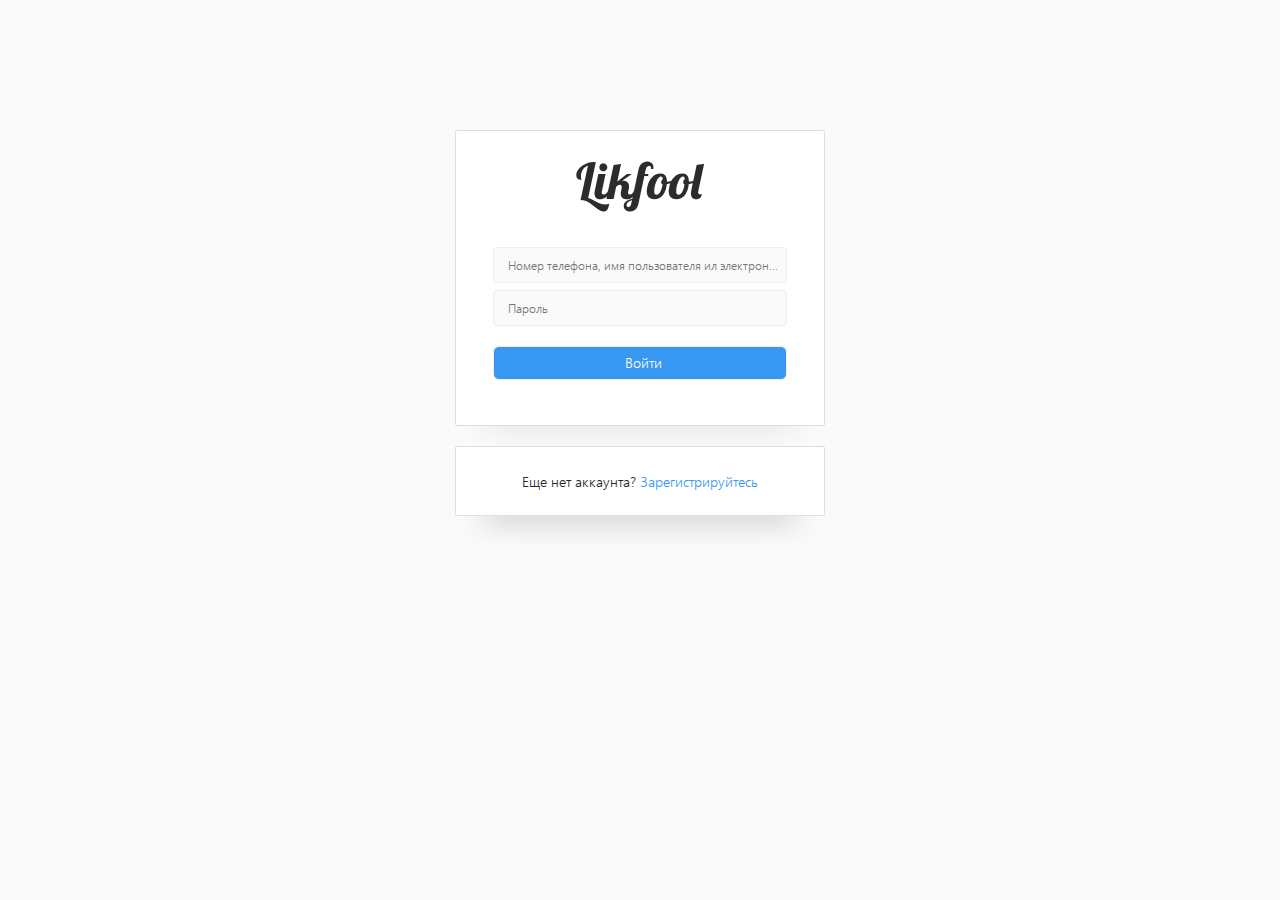
<file: Вход.html>
<!doctype html>
<html lang="ru">
<head>
    <!-- Required meta tags -->
    <meta charset="utf-8">
    <meta name="viewport" content="width=device-width, initial-scale=1, shrink-to-fit=no">

    <!-- Bootstrap CSS -->
    <link rel="stylesheet" href="css/bootstrap.css">
    <!-- -->

    <!-- Reset CSS -->
    <link rel="stylesheet" href="css/reset.css">
    <!-- -->

    <!-- Fonts -->
    <link rel="stylesheet" href="fonts/SegoeUI.css">
    <!--  -->
    <link rel="stylesheet" href="css/style.css">
    <link rel="stylesheet" href="css/media.css">

    <title>Likfool</title>
</head>
<body>
    <div class="container">
        <div class="row">
            <div class="col-5 mx-auto">
                <div class="solo-enter register">
                    <img src="img/Logo-for-register.png" alt="">
                    <input type="text" placeholder="Номер телефона, имя пользователя ил электрон...">
                    <input type="password" placeholder="Пароль">
                    <input type="submit" value="Войти">
                </div>

                <div class="enter">
                    <p>Еще нет аккаунта? <a href="Регистрация.html">Зарегистрируйтесь</a></p>
                </div>
            </div>

        </div>
    </div>
</body>
</html>
</file>
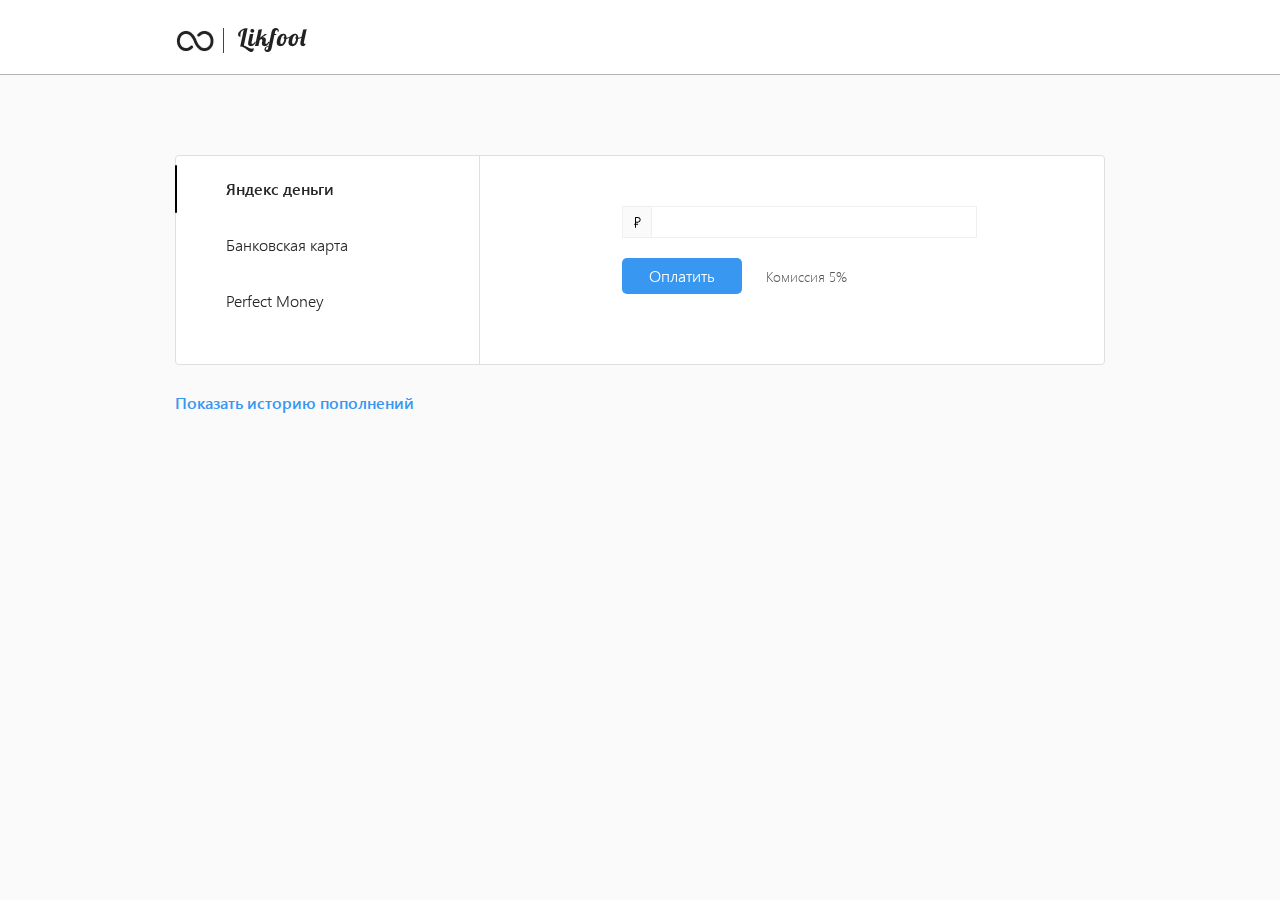
<file: Пополнить-баланс.html>
<!doctype html>
<html lang="ru">
<head>
    <!-- Required meta tags -->
    <meta charset="utf-8">
    <meta name="viewport" content="width=device-width, initial-scale=1, shrink-to-fit=no">

    <!-- Bootstrap CSS -->
    <link rel="stylesheet" href="css/bootstrap.css">
    <!-- -->

    <!-- Reset CSS -->
    <link rel="stylesheet" href="css/reset.css">
    <!-- -->

    <!-- Fonts -->
    <link rel="stylesheet" href="fonts/SegoeUI.css">
    <!--  -->
    <link rel="stylesheet" href="css/style.css">
    <link rel="stylesheet" href="css/media.css">

    <link href="https://unpkg.com/aos@2.3.1/dist/aos.css" rel="stylesheet">

    <title>Likfool</title>
</head>

<body>
    <header class="container-fluid">
        <div class="container">
            <div class="row">
                <div class="col-6">
                    <a href="index.html"><img src="img/Logo.png" alt=""></a>
                </div>
            </div>
        </div>
    </header>

    <section class="container">
        <div class="row">
            <div class="col-12">
                <div class="settings-profile" data-aos='zoom-in'>
                    <div class="row">

                        <div class="col-4 setting-menu">
                            <p class="active yandex-money-trigger-js">Яндекс деньги</p>
                            <p class="bank-cart-trigger-js">Банковская карта</p>
                            <p class="perfect-money-trigger-js">Perfect Money</p>
                        </div>


                        <div class="col-8 add-balance">
                            <div class="row yandex-money">
                                <div>
                                    <div class="for-input">
                                        <input type="text" placeholder="">
                                    </div>
                                    <input type="submit" value="Оплатить">
                                    <span>Комиссия 5%</span>
                                </div>
                            </div>

                            <div class="row bank-cart" style="display: none;">
                                <div>
                                    <div class="for-input">
                                        <input type="text" placeholder="">
                                    </div>
                                    <input type="submit" value="Опталить">
                                    <span>Комиссия 2%</span>
                                </div>
                            </div>

                            <div class="row perfect-money" style="display: none;">
                                <div>
                                    <div class="for-input">
                                        <input type="text" placeholder="">
                                    </div>
                                    <input type="submit" value="Опталить">
                                    <span class="align-middle">За каждый $ - зачисляется 66.29 рубля. Курс, на 23/10/2018.</span>
                                </div>
                            </div>
                        </div>
                    </div>
                </div>
            </div>
        </div>
    </section>

    <section class="container">
        <div class="row">
            <div class="col-6">
                <p class="trigger-for-history-of-balance">Показать историю пополнений</p>
                <div class="history-of-balance" data-aos='zoom-in'>
                    <p><span>october 9, 2018</span> Пополнение на 15 000 <img src="img/Ruble.svg" alt=""></p>
                    <p><span>october 9, 2018</span> Пополнение на 15 000 <img src="img/Ruble.svg" alt=""></p>
                </div>
            </div>
        </div>
    </section>
    <script
    src="https://code.jquery.com/jquery-3.3.1.min.js"
    integrity="sha256-FgpCb/KJQlLNfOu91ta32o/NMZxltwRo8QtmkMRdAu8="
    crossorigin="anonymous"></script>
    <script src="https://unpkg.com/aos@2.3.1/dist/aos.js"></script>
    <script>
        AOS.init();

        $('.trigger-for-history-of-balance').click(function(){
            if (!$(this).data('status')) {
                $(this).html('Скрыть историю пополнений');
                $(this).data('status', true);
                $('.history-of-balance').slideDown();
            }
            else {
                $(this).html('Показать историю пополнений');
                $(this).data('status', false);
                $('.history-of-balance').slideUp();
            }
        });

        $('.yandex-money-trigger-js').click(function(){
            $(this).siblings('.active').removeClass('active');
            $(this).addClass("active");
            $('.bank-cart').slideUp();
            $('.perfect-money').slideUp();
            $('.yandex-money').slideDown();
        });

        $('.bank-cart-trigger-js').click(function(){
            $(this).siblings('.active').removeClass('active');
            $(this).addClass("active");
            $('.yandex-money').slideUp();
            $('.perfect-money').slideUp();
            $('.bank-cart').slideDown();
        });

        $('.perfect-money-trigger-js').click(function(){
            $(this).siblings('.active').removeClass('active');
            $(this).addClass("active");
            $('.yandex-money').slideUp();
            $('.bank-cart').slideUp();
            $('.perfect-money').slideDown();
        });
    </script>
</body>
</html>
</file>
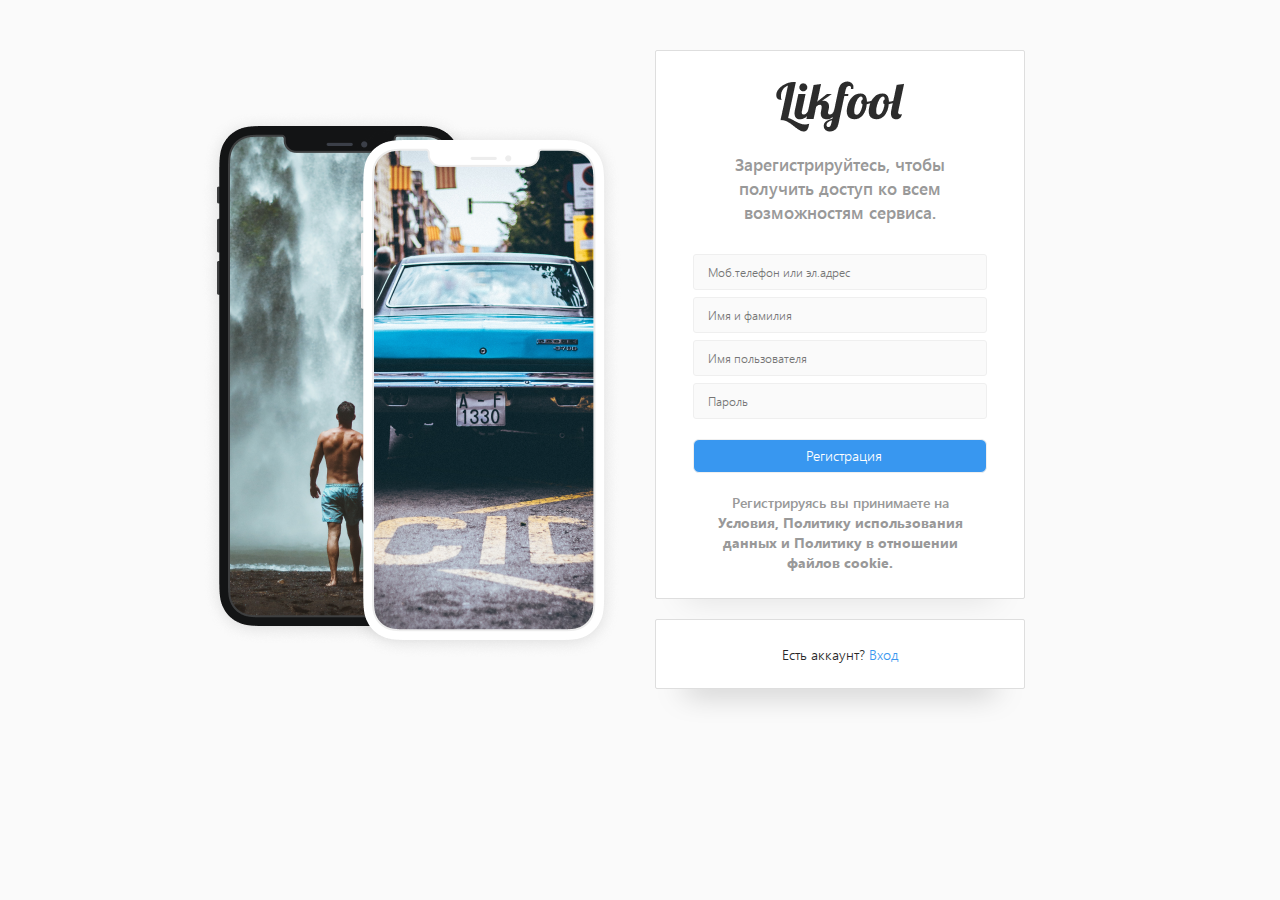
<file: Регистрация.html>
<!doctype html>
<html lang="ru">
<head>
    <!-- Required meta tags -->
    <meta charset="utf-8">
    <meta name="viewport" content="width=device-width, initial-scale=1, shrink-to-fit=no">

    <!-- Bootstrap CSS -->
    <link rel="stylesheet" href="css/bootstrap.css">
    <!-- -->

    <!-- Reset CSS -->
    <link rel="stylesheet" href="css/reset.css">
    <!-- -->

    <!-- Fonts -->
    <link rel="stylesheet" href="fonts/SegoeUI.css">
    <!--  -->
    <link rel="stylesheet" href="css/style.css">
    <link rel="stylesheet" href="css/media.css">

    <title>Likfool</title>
</head>
<body>
    <div class="container">
        <div class="row">
            <div class="col-6 register-phones text-right">
                <img src="img/phones.png" alt="" class="img-fluid">
            </div>
            <div class="col-5">
                <div class="register">
                    <img src="img/Logo-for-register.png" alt="">
                    <p>Зарегистрируйтесь, чтобы получить доступ ко всем возможностям сервиса.</p>

                    <input type="text" placeholder="Моб.телефон или эл.адрес">
                    <input type="text" placeholder="Имя и фамилия">
                    <input type="text" placeholder="Имя пользователя">
                    <input type="password" placeholder="Пароль">
                    <input type="submit" value="Регистрация">
                    <p class="oferta">Регистрируясь вы принимаете на <a href="#">Условия, Политику использования данных и Политику в отношении файлов cookie.</a></p>
                </div>

                <div class="enter">
                    <p>Есть аккаунт? <a href="Вход.html">Вход</a></p>
                </div>
            </div>
        </div>
    </div>
</body>
</html>
</file>
<file: fonts/SegoeUI.css>
/* This stylesheet generated by Transfonter (https://transfonter.org) on August 23, 2017 4:44 PM */

@font-face {
	font-family: 'SegoeUI';
	src: url('SegoeUI-Light.eot');
	src: local('Segoe UI Light'), local('SegoeUI-Light'),
		url('SegoeUI-Light.eot?#iefix') format('embedded-opentype'),
		url('SegoeUI-Light.woff') format('woff'),
		url('SegoeUI-Light.ttf') format('truetype');
	font-weight: 300;
	font-style: normal;
}

@font-face {
	font-family: 'SegoeUI';
	src: url('SegoeUI-BoldItalic.eot');
	src: local('Segoe UI Bold Italic'), local('SegoeUI-BoldItalic'),
		url('SegoeUI-BoldItalic.eot?#iefix') format('embedded-opentype'),
		url('SegoeUI-BoldItalic.woff') format('woff'),
		url('SegoeUI-BoldItalic.ttf') format('truetype');
	font-weight: bold;
	font-style: italic;
}

@font-face {
	font-family: 'SegoeUI';
	src: url('SegoeUI-SemiBold.eot');
	src: local('Segoe UI Semibold'), local('SegoeUI-SemiBold'),
		url('SegoeUI-SemiBold.eot?#iefix') format('embedded-opentype'),
		url('SegoeUI-SemiBold.woff') format('woff'),
		url('SegoeUI-SemiBold.ttf') format('truetype');
	font-weight: 600;
	font-style: normal;
}

@font-face {
	font-family: 'SegoeUI';
	src: url('SegoeUI.eot');
	src: local('Segoe UI'), local('SegoeUI'),
		url('SegoeUI.eot?#iefix') format('embedded-opentype'),
		url('SegoeUI.woff') format('woff'),
		url('SegoeUI.ttf') format('truetype');
	font-weight: normal;
	font-style: normal;
}

@font-face {
	font-family: 'SegoeUI';
	src: url('SegoeUI-Bold.eot');
	src: local('Segoe UI Bold'), local('SegoeUI-Bold'),
		url('SegoeUI-Bold.eot?#iefix') format('embedded-opentype'),
		url('SegoeUI-Bold.woff') format('woff'),
		url('SegoeUI-Bold.ttf') format('truetype');
	font-weight: bold;
	font-style: normal;
}

@font-face {
	font-family: 'SegoeUI';
	src: url('SegoeUI-Italic.eot');
	src: local('Segoe UI Italic'), local('SegoeUI-Italic'),
		url('SegoeUI-Italic.eot?#iefix') format('embedded-opentype'),
		url('SegoeUI-Italic.woff') format('woff'),
		url('SegoeUI-Italic.ttf') format('truetype');
	font-weight: normal;
	font-style: italic;
}

@font-face {
  font-family: 'SegoeUI';
  src: url('SegoeUI-SemiLight.eot');
  src: url('SegoeUI-SemiLight.eot?#iefix') format('embedded-opentype'),
       url('SegoeUI-SemiLight.woff2') format('woff2');
  font-weight: 400;
  font-style: normal;
}
</file>
<file: css/style.css>
@charset "UTF-8";
.modal-content {
  margin: 0px auto;
  width: 80% !important;
  border-radius: 15px;
  border: none; }
  .modal-content .modal-body {
    padding: 0; }
  .modal-content a {
    font-family: 'Segoe UI';
    font-size: 14px;
    text-align: center;
    display: block;
    color: #262626;
    text-decoration: none;
    margin-top: 15px;
    margin-bottom: 15px; }
  .modal-content li {
    border-bottom: 1px solid #EFEFEF; }
    .modal-content li:last-child {
      border-bottom: none; }

.for-select {
  min-height: 300px; }
  .for-select .first-select {
    margin: 0px auto;
    margin-top: 40px;
    text-align: center; }
    .for-select .first-select .jq-selectbox {
      width: 250px; }
    .for-select .first-select label {
      margin-right: 30px; }

.text-center {
  text-align: center !important; }

button {
  outline: none !important; }

body {
  background-color: #FAFAFA;
  font-family: SegoeUI; }

.register-phones {
  margin-top: 110px; }

.register {
  box-shadow: 0px 31px 30px -30px rgba(0, 0, 0, 0.1);
  margin-top: 50px;
  border-radius: 2px;
  background-color: #fff;
  border: 1px solid #DEDEDE; }
  .register img {
    display: block;
    margin: 0px auto;
    text-align: center;
    margin-top: 30px;
    margin-bottom: 20px; }
  .register p {
    font-weight: 600;
    font-size: 17px;
    color: #999999;
    text-align: center;
    max-width: 215px;
    display: block;
    margin: 0px auto;
    margin-bottom: 30px;
    line-height: 24px; }
  .register input {
    display: block;
    background-color: #FAFAFA;
    border: 1px solid #EFEFEF;
    border-radius: 3px;
    height: 36px;
    width: 80%;
    margin: 0px auto;
    margin-bottom: 7px;
    font-size: 12px;
    padding-left: 14px;
    outline: none; }
  .register input[type='submit'] {
    background-color: #3897F0;
    color: #fff;
    font-weight: normal;
    font-size: 14px;
    border-radius: 6px;
    margin-top: 20px;
    height: 34px;
    cursor: pointer; }
  .register .oferta {
    margin-top: 20px;
    margin-bottom: 25px;
    font-size: 14px;
    color: #999999;
    max-width: 250px;
    line-height: 20px; }
    .register .oferta a {
      font-weight: bold;
      color: #999999;
      text-decoration: none; }

.enter {
  box-shadow: 0px 31px 30px -30px rgba(0, 0, 0, 0.4);
  margin-top: 20px;
  height: 70px;
  text-align: center;
  border-radius: 2px;
  background-color: #fff;
  border: 1px solid #DEDEDE; }
  .enter p {
    line-height: 70px;
    font-size: 14px;
    color: #262626; }
    .enter p a {
      color: #3897F0;
      text-decoration: none; }

.solo-enter {
  margin-top: 130px; }
  .solo-enter img {
    margin-bottom: 35px; }
  .solo-enter input[type='submit'] {
    margin-bottom: 45px; }

header {
  background-color: #fff;
  height: 75px;
  border-bottom: 0.5px solid rgba(0, 0, 0, 0.3);
  vertical-align: middle;
  line-height: 75px; }
  header img {
    vertical-align: middle;
    margin-bottom: 5px; }

.functionals-content {
  margin-top: 55px; }
  .functionals-content .avatar {
    margin: 0px auto;
    border: 4px solid red;
    border-radius: 50%;
    height: 166px;
    width: 166px;
    line-height: 156px;
    text-align: center; }
    .functionals-content .avatar img {
      width: 152px;
      height: 152px;
      border-radius: 50%;
      vertical-align: middle; }
  .functionals-content .user-short-setting {
    margin-top: 5px; }
  .functionals-content .user-login {
    display: inline-block;
    color: #262626;
    font-size: 32px;
    font-weight: 400; }
  .functionals-content .add-balance {
    transition: 0.25s;
    display: inline-block;
    line-height: 32px;
    text-decoration: none;
    cursor: pointer;
    height: 32px;
    padding: 0px 15px;
    border: none;
    background-color: #3897F0;
    border-radius: 4px;
    color: #fff;
    font-size: 14px;
    margin-left: 14px; }
    .functionals-content .add-balance:hover {
      background-color: #1983E6; }
    .functionals-content .add-balance:active {
      background-color: #2273BE; }
  .functionals-content .setting {
    background-color: transparent;
    border: none;
    cursor: pointer;
    margin-left: 25px; }
  .functionals-content .short-info {
    margin-top: 20px;
    margin-bottom: 20px; }
    .functionals-content .short-info .short-balance, .functionals-content .short-info .short-orders {
      text-decoration: none;
      display: inline-block;
      font-size: 18px;
      color: #262626;
      font-weight: 300; }
      .functionals-content .short-info .short-balance img, .functionals-content .short-info .short-orders img {
        height: 13px; }
      .functionals-content .short-info .short-balance span, .functionals-content .short-info .short-orders span {
        font-weight: 400; }
    .functionals-content .short-info .short-orders {
      margin-left: 25px;
      cursor: pointer; }
  .functionals-content .short-news .name-short-news {
    font-size: 16px;
    color: #262626;
    margin-bottom: 5px;
    font-weight: 400; }
  .functionals-content .short-news .text-short-news {
    font-weight: 300;
    max-width: 350px;
    line-height: 20px; }

.main-content {
  margin-top: 60px; }
  .main-content table {
    margin-bottom: 100px; }
    .main-content table thead th {
      color: #000;
      font-weight: 600;
      padding-top: 25px;
      padding-bottom: 25px;
      font-size: 18px; }
    .main-content table tbody tr {
      text-align: center; }
      .main-content table tbody tr td:nth-child(2) {
        text-align: left; }
      .main-content table tbody tr th, .main-content table tbody tr td {
        padding-top: 25px;
        padding-bottom: 25px; }
  .main-content .list-of-info {
    border-top: 1px solid #EFEFEF;
    text-align: center;
    margin-bottom: 20px; }
    .main-content .list-of-info .active {
      font-weight: 600;
      color: #000000;
      position: relative; }
      .main-content .list-of-info .active:after {
        position: absolute;
        top: -1px;
        left: -15%;
        content: '';
        height: 2px;
        width: 130%;
        background-color: #000; }
    .main-content .list-of-info .active {
      cursor: default; }
    .main-content .list-of-info li {
      padding-top: 15px;
      font-family: Segoe UI;
      font-style: normal;
      font-weight: normal;
      line-height: normal;
      font-size: 16px;
      cursor: pointer;
      color: #262626;
      display: inline-block;
      margin-right: 85px; }
      .main-content .list-of-info li a {
        color: inherit;
        text-decoration: none; }
      .main-content .list-of-info li:last-child {
        margin-right: 0px; }
  .main-content .new-order {
    margin-bottom: 100px; }
    .main-content .new-order img {
      cursor: pointer;
      transition: 0.4s; }
  .main-content .new-order-instagram img:hover {
    box-shadow: 0px 31px 71px -29px #ff6b00; }
  .main-content .new-order-youtube img:hover {
    box-shadow: 0px 31px 71px -29px #d93430; }
  .main-content .new-order-facebook img:hover {
    box-shadow: 0px 31px 71px -29px #199db2; }

/*╨Я╨╛╨╗╨╡╨╖╨╜╤Л╨╡ ╤Б╨╡╤А╨▓╨╕╤Б╤Л*/
.good-services div {
  background-color: #fff;
  transition: 0.5s;
  border: 1px solid #EFEFEF;
  width: 100%;
  height: 290px;
  text-align: center;
  box-shadow: 0px 31px 94px -48px rgba(0, 0, 0, 0.75); }
  .good-services div:hover {
    box-shadow: 0px 31px 71px -29px rgba(0, 0, 0, 0.75); }
  .good-services div .banner-promo {
    font-size: 16px;
    color: #000;
    line-height: 290px;
    font-weight: 600; }
  .good-services div .news-title {
    font-weight: 600;
    margin-top: 90px;
    font-size: 18px;
    color: #262626;
    margin-bottom: 25px; }
  .good-services div .news-text {
    font-weight: 300;
    color: #262626; }

/*╨г╤Б╨╗╤Г╨│╨╕ ╨╕ ╤Ж╨╡╨╜╤Л*/
table {
  -webkit-box-shadow: 0px 31px 94px -48px rgba(0, 0, 0, 0.4);
  -moz-box-shadow: 0px 31px 94px -48px rgba(0, 0, 0, 0.4);
  box-shadow: 0px 31px 94px -48px rgba(0, 0, 0, 0.4); }

/*╨Э╨░╤Б╤В╤А╨╛╨╣╨║╨╕ ╨┐╤А╨╛╤Д╨╕╨╗╤П*/
.edit-password,
.edit-profile {
  min-height: 392px; }

.settings-profile {
  background-color: #fff;
  margin-top: 80px;
  border-radius: 4px;
  border: 1px solid #DFDFDF; }
  .settings-profile .setting-menu {
    border-right: 1px solid #DFDFDF; }
    .settings-profile .setting-menu p {
      transition: 0.3s;
      cursor: pointer;
      position: relative;
      padding-left: 50px;
      font-size: 16px;
      color: #262626;
      margin-bottom: 40px; }
      .settings-profile .setting-menu p:first-child {
        margin-top: 25px; }
    .settings-profile .setting-menu .active {
      cursor: default;
      font-weight: 600; }
      .settings-profile .setting-menu .active:after {
        transition: 0.4s;
        content: '';
        position: absolute;
        top: -100%;
        left: -1px;
        width: 2px;
        height: 300%;
        background-color: #000;
        border-radius: 10px; }
  .settings-profile .settings-profile-avatar {
    width: 45px;
    height: 45px;
    border-radius: 50%; }
  .settings-profile .left-side-settings {
    text-align: right; }
    .settings-profile .left-side-settings img {
      margin-top: 35px;
      margin-bottom: 40px; }
    .settings-profile .left-side-settings p {
      margin-bottom: 32px;
      font-size: 16px;
      color: #000000;
      font-weight: normal; }
  .settings-profile .right-side-settings .user-name {
    font-weight: 600;
    letter-spacing: 1px;
    font-size: 20px;
    color: #000;
    margin-top: 30px; }
    .settings-profile .right-side-settings .user-name + span {
      cursor: pointer;
      margin-top: 7px;
      display: block;
      color: #3897F0;
      font-size: 14px;
      margin-bottom: 45px; }
  .settings-profile .right-side-settings input {
    padding-top: 5px;
    padding-bottom: 5px;
    min-width: 355px;
    border: 1px solid #EFEFEF;
    border-radius: 2px;
    background-color: #fff;
    padding-left: 15px;
    margin-bottom: 23px;
    display: block;
    outline: none; }
    .settings-profile .right-side-settings input:first-child {
      margin-top: 40px; }
  .settings-profile .right-side-settings input[type="submit"] {
    cursor: pointer;
    padding-top: 10px;
    padding-bottom: 10px;
    padding-left: 0px;
    padding-right: 0px;
    border-radius: 5px;
    min-width: 120px !important;
    width: 120px !important;
    background-color: #3897F0;
    color: #fff;
    margin-bottom: 70px; }
  .settings-profile .edit-password-js .left-side-settings p:nth-child(2) {
    margin-bottom: 41px; }
  .settings-profile .edit-password-js .right-side-settings .user-name,
  .settings-profile .edit-api-js .right-side-settings .user-name {
    margin-top: 40px;
    margin-bottom: 55px; }
  .settings-profile .edit-api-js .right-side-settings input[type="text"]:disabled {
    background-color: #FAFAFA; }

/*╨Я╨╛╨┐╨╛╨╗╨╜╨╕╤В╤М ╨▒╨░╨╗╨░╨╜╤Б*/
.add-balance .yandex-money div,
.add-balance .bank-cart div,
.add-balance .perfect-money div {
  text-align: left;
  margin: 0px auto; }
.add-balance .yandex-money input[type='text'],
.add-balance .bank-cart input[type='text'],
.add-balance .perfect-money input[type='text'] {
  outline: none;
  padding-left: 45px;
  min-width: 355px;
  background-color: #fff;
  border: 1px solid #EFEFEF;
  height: 32px;
  display: block;
  margin-bottom: 20px;
  margin-top: 50px;
  position: relative; }
.add-balance .yandex-money .for-input,
.add-balance .bank-cart .for-input,
.add-balance .perfect-money .for-input {
  position: relative; }
  .add-balance .yandex-money .for-input:before,
  .add-balance .bank-cart .for-input:before,
  .add-balance .perfect-money .for-input:before {
    content: '';
    display: block;
    position: absolute;
    left: 0;
    top: 0;
    height: 32px;
    width: 30px;
    background-color: #FAFAFA;
    border: 1px solid #EFEFEF;
    z-index: 99; }
.add-balance .yandex-money input[type='submit'],
.add-balance .bank-cart input[type='submit'],
.add-balance .perfect-money input[type='submit'] {
  border: none;
  outline: none;
  cursor: pointer;
  padding-top: 10px;
  padding-bottom: 10px;
  border-radius: 5px;
  min-width: 120px !important;
  width: 120px !important;
  background-color: #3897F0;
  color: #fff;
  margin-bottom: 70px; }
.add-balance .yandex-money span,
.add-balance .bank-cart span,
.add-balance .perfect-money span {
  font-weight: 300;
  font-size: 14px;
  color: #515151;
  margin-left: 20px; }
.add-balance .yandex-money .for-input:before,
.add-balance .bank-cart .for-input:before {
  background-image: url("../img/Ruble.svg");
  background-repeat: no-repeat;
  background-position: center; }
.add-balance .perfect-money span {
  display: inline-block;
  max-width: 200px; }
.add-balance .perfect-money .for-input:before {
  background-image: url("../img/dollar.svg");
  background-repeat: no-repeat;
  background-position: center; }

/*╨Ч╨░╨║╨░╨╖╤Л*/
.for-orders table {
  box-shadow: none; }
  .for-orders table .table-title {
    color: #262626;
    font-size: 16px; }
  .for-orders table td {
    vertical-align: middle;
    font-size: 15px;
    font-weight: 300; }
  .for-orders table button {
    color: #fff;
    border: none;
    font-size: 15px;
    padding: 7px 20px;
    border-radius: 4px; }
  .for-orders table .finished {
    background-color: #3897F0; }
  .for-orders table .in-process {
    background-color: #FF6B00; }
.for-orders .all-orders div,
.for-orders .finished-orders div,
.for-orders .active-orders div {
  margin: 0px auto;
  margin-top: 5px;
  margin-left: 5%; }

/*╨Ш╤Б╤В╨╛╤А╨╕╤П ╨┐╨╛╨┐╨╛╨╗╨╜╨╡╨╜╨╕╨╣*/
.trigger-for-history-of-balance {
  margin-top: 30px;
  margin-bottom: 10px;
  font-weight: 600;
  font-size: 16px;
  color: #3897F0;
  cursor: pointer; }

.history-of-balance {
  display: none;
  border: 1px solid #DFDFDF;
  border-radius: 4px;
  background-color: #fff;
  text-align: center;
  padding-top: 45px;
  padding-bottom: 30px; }
  .history-of-balance p {
    display: inline-block;
    padding-bottom: 15px;
    margin-bottom: 15px;
    border-bottom: 1px solid #DFDFDF;
    font-size: 15px;
    letter-spacing: 0.05em;
    color: #262626; }
    .history-of-balance p span {
      font-size: 15px;
      letter-spacing: 0.05em;
      color: #9F9F9F;
      margin-right: 35px; }

/*# sourceMappingURL=style.css.map */
</file>
<file: css/media.css>
@charset "UTF-8";
@media screen and (min-width: 768px) and (max-width: 991px) {
  header {
    text-align: center; }

  .functionals-content .user-short-setting .user-login {
    font-size: 24px; }
  .functionals-content .user-short-setting .add-balance {
    margin-left: 8px;
    padding: 0px 8px; }
  .functionals-content .user-short-setting .setting {
    margin-left: 0px; }

  .good-services div {
    height: 210px; }
    .good-services div .banner-promo {
      line-height: 210px; }
    .good-services div .news-title {
      margin-top: 60px; }

  .for-orders .all-orders div,
  .for-orders .finished-orders div,
  .for-orders .active-orders div {
    margin: 0px auto;
    margin-top: 5px;
    margin-left: -0.5%; }

  .settings-profile .setting-menu p {
    padding-left: 20px; }
  .settings-profile .right-side-settings input {
    min-width: 100%; }
  .settings-profile .left-side-settings p {
    font-size: 13px; }
  .settings-profile .edit-profile-js .left-side-settings p {
    margin-bottom: 40px; }
    .settings-profile .edit-profile-js .left-side-settings p:nth-child(3) {
      margin-bottom: 35px; }
  .settings-profile .edit-password-js .left-side-settings p {
    margin-bottom: 35px; }
    .settings-profile .edit-password-js .left-side-settings p:nth-child(2) {
      margin-bottom: 45px; } }
@media screen and (min-width: 768px) {
  header {
    display: block; }

  .mobile-header {
    display: none; }

  .short-info .make-balance {
    display: none; }

  .mobile-short-info {
    display: none; }

  .mobile-short-news {
    display: none; }

  .now-category {
    display: none; }

  .mobile-footer {
    display: none; }

  .hidden-for-desctop {
    display: none; } }
@media screen and (min-width: 400px) and (max-width: 767px) {
  .functionals-content .avatar {
    margin-top: 10%; } }
@media screen and (min-width: 320px) and (max-width: 767px) {
  .hidden-for-mobile {
    display: none; }

  header {
    display: none; }

  .content-of-main-menu {
    margin-bottom: 70px; }

  .mobile-footer {
    position: fixed;
    z-index: 3;
    bottom: 0;
    left: 0;
    right: 0;
    background-color: #fff;
    border-top: 0.5px solid rgba(0, 0, 0, 0.3); }
    .mobile-footer ul {
      text-align: center;
      vertical-align: middle; }
      .mobile-footer ul li {
        vertical-align: middle;
        display: inline-block;
        margin-right: 10%;
        border-bottom: 1px solid transparent; }
        .mobile-footer ul li:last-child {
          margin-right: 0px; }
        .mobile-footer ul li:nth-last-child(2) {
          margin-right: 0; }
        .mobile-footer ul li img {
          margin-top: 15px;
          margin-bottom: 10px;
          width: 30px;
          height: 30px; }
      .mobile-footer ul .active {
        border-bottom: 1px solid black; }

  .mobile-header {
    position: fixed;
    top: 0;
    left: 0;
    right: 0;
    z-index: 2;
    background-color: #fff;
    border-bottom: 0.5px solid rgba(0, 0, 0, 0.3); }
    .mobile-header .user-name {
      font-weight: 400;
      font-size: 20px;
      color: #262626;
      margin-top: 10px;
      margin-bottom: 15px; }
    .mobile-header .for-button {
      text-align: right; }
      .mobile-header .for-button button {
        background-color: transparent;
        border: none;
        transform: rotate(90deg);
        margin-top: 13px;
        margin-right: 0px; }

  .functionals-content {
    margin-top: 40px; }
    .functionals-content .short-news {
      display: none; }
    .functionals-content .avatar {
      border: none;
      width: auto;
      height: auto; }
      .functionals-content .avatar img {
        width: 100%;
        height: auto; }
    .functionals-content .user-short-setting .user-login {
      display: none; }
    .functionals-content .user-short-setting .setting {
      display: none; }
    .functionals-content .user-short-setting .add-balance {
      display: none; }
    .functionals-content .short-info {
      display: none; }
    .functionals-content .mobile-short-info {
      margin-top: 30px;
      color: #262626; }
      .functionals-content .mobile-short-info .short-balance {
        text-align: center; }
        .functionals-content .mobile-short-info .short-balance span {
          margin: 0px auto;
          margin-top: 5px;
          width: 100%;
          display: block;
          font-weight: 600; }
      .functionals-content .mobile-short-info .short-orders {
        margin-left: 0px;
        text-decoration: none;
        color: #262626; }
        .functionals-content .mobile-short-info .short-orders span {
          margin: 0px auto;
          margin-top: 5px;
          width: 100%;
          display: block;
          text-align: center;
          font-weight: 600; }
      .functionals-content .mobile-short-info .make-balance {
        display: block;
        width: 100%;
        text-align: center;
        color: #fff;
        font-weight: 400;
        font-size: 14px;
        text-decoration: none;
        padding: 10px;
        background-color: #3897F0;
        border-radius: 4px;
        margin-top: 15px;
        letter-spacing: 1px; }
    .functionals-content .mobile-short-news .mobile-news-prev-title {
      font-size: 16px;
      line-height: 18px;
      margin-top: 0px;
      color: #262626;
      font-weight: 600; }
    .functionals-content .mobile-short-news .mobile-news-prev-text {
      font-weight: 400;
      color: #262626;
      line-height: 18px;
      font-size: 14px;
      margin-top: 5px; }

  .content-of-main-menu .new-order {
    margin-bottom: 20px; }
    .content-of-main-menu .new-order img {
      display: block;
      margin: 0px auto; }

  .list-of-info {
    display: none; }

  .now-category {
    border-top: 1px solid #EFEFEF;
    border-bottom: 1px solid #EFEFEF;
    background-color: #fff;
    text-align: center;
    margin-top: 15px;
    margin-bottom: 15px; }
    .now-category p {
      font-size: 12px;
      font-weight: 400;
      color: #262626;
      margin-bottom: 15px; }
      .now-category p:first-child {
        color: #3897F0;
        font-size: 18px;
        font-weight: bold;
        margin-top: 15px;
        margin-bottom: 10px; }

  .main-content {
    margin-top: 20px; }

  /*╨С╨░╨╗╨░╨╜╤Б*/
  .kind-of-money {
    margin-top: 50px; }
    .kind-of-money .row {
      margin-bottom: 30px; }
    .kind-of-money .for-input {
      margin-top: 7px;
      width: 100%;
      position: relative; }
      .kind-of-money .for-input:after {
        display: block;
        content: '';
        position: absolute;
        left: 0;
        top: 0;
        width: 32px;
        height: 32px;
        border-right: 1px solid #EFEFEF; }
      .kind-of-money .for-input input[type='text'] {
        padding-left: 40px;
        height: 32px;
        width: 100%;
        border: 1px solid #EFEFEF;
        border-radius: 4px;
        background-color: #fff;
        outline: none; }
      .kind-of-money .for-input input[type='submit'] {
        background-color: #3897F0;
        color: #fff;
        border: none;
        border-radius: 4px;
        padding: 7px 15px;
        margin-top: 10px; }
    .kind-of-money .for-yandex:after,
    .kind-of-money .for-cart:after {
      content: '';
      background-image: url(../img/Ruble.svg);
      background-repeat: no-repeat;
      background-position: center; }
    .kind-of-money .for-perfect:after {
      content: '';
      background-image: url(../img/dollar.svg);
      background-repeat: no-repeat;
      background-position: center; } }
@media screen and (max-width: 360px) {
  .history-of-balance p {
    font-size: 13px; }
    .history-of-balance p span {
      font-size: 13px;
      letter-spacing: 0;
      margin-right: 10px; } }

/*# sourceMappingURL=media.css.map */
</file>
